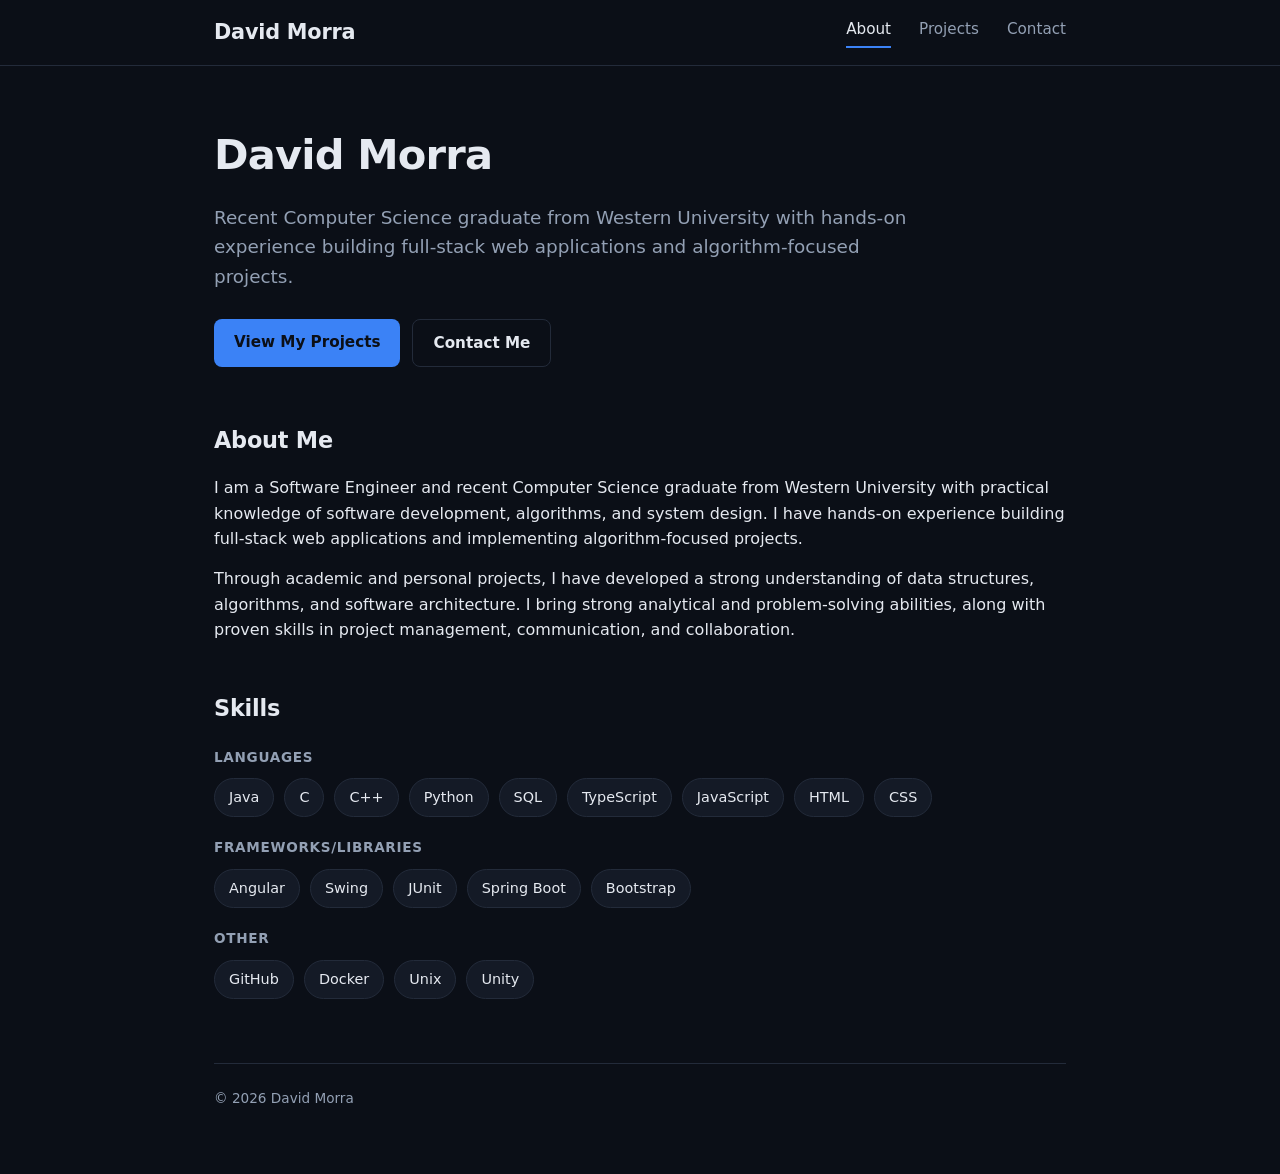
<file: index.html>
<!doctype html>
<html lang="en">
<head>
  <meta charset="utf-8">
  <meta name="viewport" content="width=device-width,initial-scale=1">
  <meta name="description" content="David Morra, Software Engineer and recent Computer Science graduate from Western University.">
  <title>David Morra | Software Engineer</title>
  <link rel="stylesheet" href="styles.css">
</head>
<body>
  <header class="site-header">
    <div class="wrap header-inner">
      <a href="index.html" class="logo">David Morra</a>
      <nav class="site-nav">
        <a href="index.html" class="active">About</a>
        <a href="projects.html">Projects</a>
        <a href="contact.html">Contact</a>
      </nav>
    </div>
  </header>

  <div class="wrap">
    <main>
      <section class="hero">
        <h1>David Morra</h1>
        <p class="lead">Recent Computer Science graduate from Western University with hands-on experience building full-stack web applications and algorithm-focused projects.</p>
        <div class="cta-row">
          <a href="projects.html" class="btn btn-primary">View My Projects</a>
          <a href="contact.html" class="btn btn-secondary">Contact Me</a>
        </div>
      </section>

      <section class="section">
        <h2>About Me</h2>
        <p>I am a Software Engineer and recent Computer Science graduate from Western University with practical knowledge of software development, algorithms, and system design. I have hands-on experience building full-stack web applications and implementing algorithm-focused projects.</p>
        <p>Through academic and personal projects, I have developed a strong understanding of data structures, algorithms, and software architecture. I bring strong analytical and problem-solving abilities, along with proven skills in project management, communication, and collaboration.</p>
      </section>

      <section class="section">
        <h2>Skills</h2>
        <div class="skill-group">
          <h3>Languages</h3>
          <ul class="tag-list">
            <li>Java</li>
            <li>C</li>
            <li>C++</li>
            <li>Python</li>
            <li>SQL</li>
            <li>TypeScript</li>
            <li>JavaScript</li>
            <li>HTML</li>
            <li>CSS</li>
          </ul>
        </div>
        <div class="skill-group">
          <h3>Frameworks/Libraries</h3>
          <ul class="tag-list">
            <li>Angular</li>
            <li>Swing</li>
            <li>JUnit</li>
            <li>Spring Boot</li>
            <li>Bootstrap</li>
          </ul>
        </div>
        <div class="skill-group">
          <h3>Other</h3>
          <ul class="tag-list">
            <li>GitHub</li>
            <li>Docker</li>
            <li>Unix</li>
            <li>Unity</li>
          </ul>
        </div>
      </section>


      <footer>
        <div>© 2026 David Morra</div>
      </footer>
    </main>
  </div>
</body>
</html>
</file>
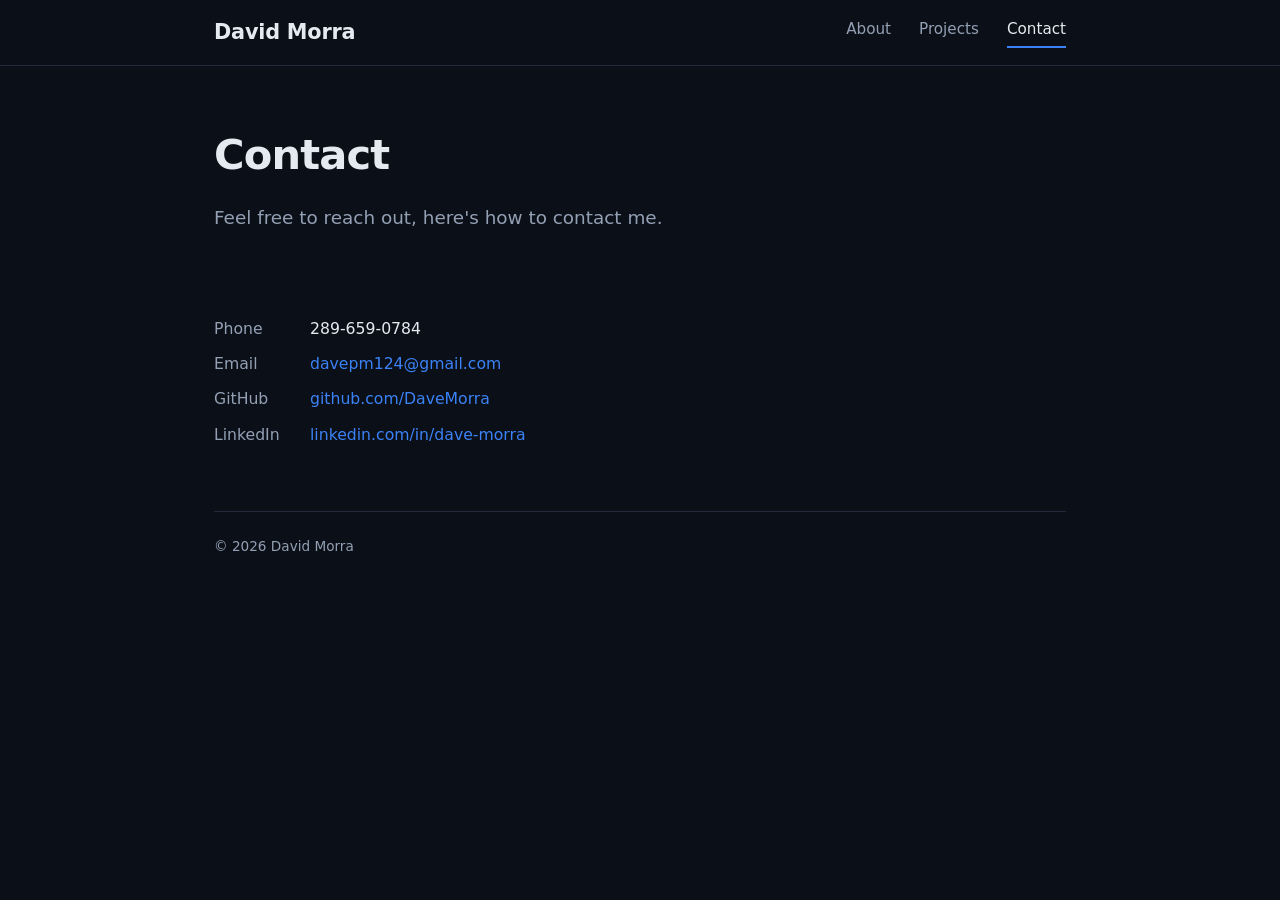
<file: contact.html>
<!doctype html>
<html lang="en">
<head>
  <meta charset="utf-8">
  <meta name="viewport" content="width=device-width,initial-scale=1">
  <meta name="description" content="Contact David Morra, Software Engineer and recent Computer Science graduate from Western University.">
  <title>David Morra | Contact</title>
  <link rel="stylesheet" href="styles.css">
</head>
<body>
  <header class="site-header">
    <div class="wrap header-inner">
      <a href="index.html" class="logo">David Morra</a>
      <nav class="site-nav">
        <a href="index.html">About</a>
        <a href="projects.html">Projects</a>
        <a href="contact.html" class="active">Contact</a>
      </nav>
    </div>
  </header>

  <div class="wrap">
    <main>
      <section class="hero">
        <h1>Contact</h1>
        <p class="lead">Feel free to reach out, here's how to contact me.</p>
      </section>

      <section class="section">
        <ul class="contact-list">
          <li><span class="label">Phone</span><span>289-659-0784</span></li>
          <li><span class="label">Email</span><a href="mailto:davepm124@gmail.com">davepm124@gmail.com</a></li>
          <li><span class="label">GitHub</span><a href="https://github.com/DaveMorra">github.com/DaveMorra</a></li>
          <li><span class="label">LinkedIn</span><a href="https://linkedin.com/in/dave-morra">linkedin.com/in/dave-morra</a></li>
        </ul>
      </section>

      <footer>
        <div>© 2026 David Morra</div>
      </footer>
    </main>
  </div>
</body>
</html>
</file>
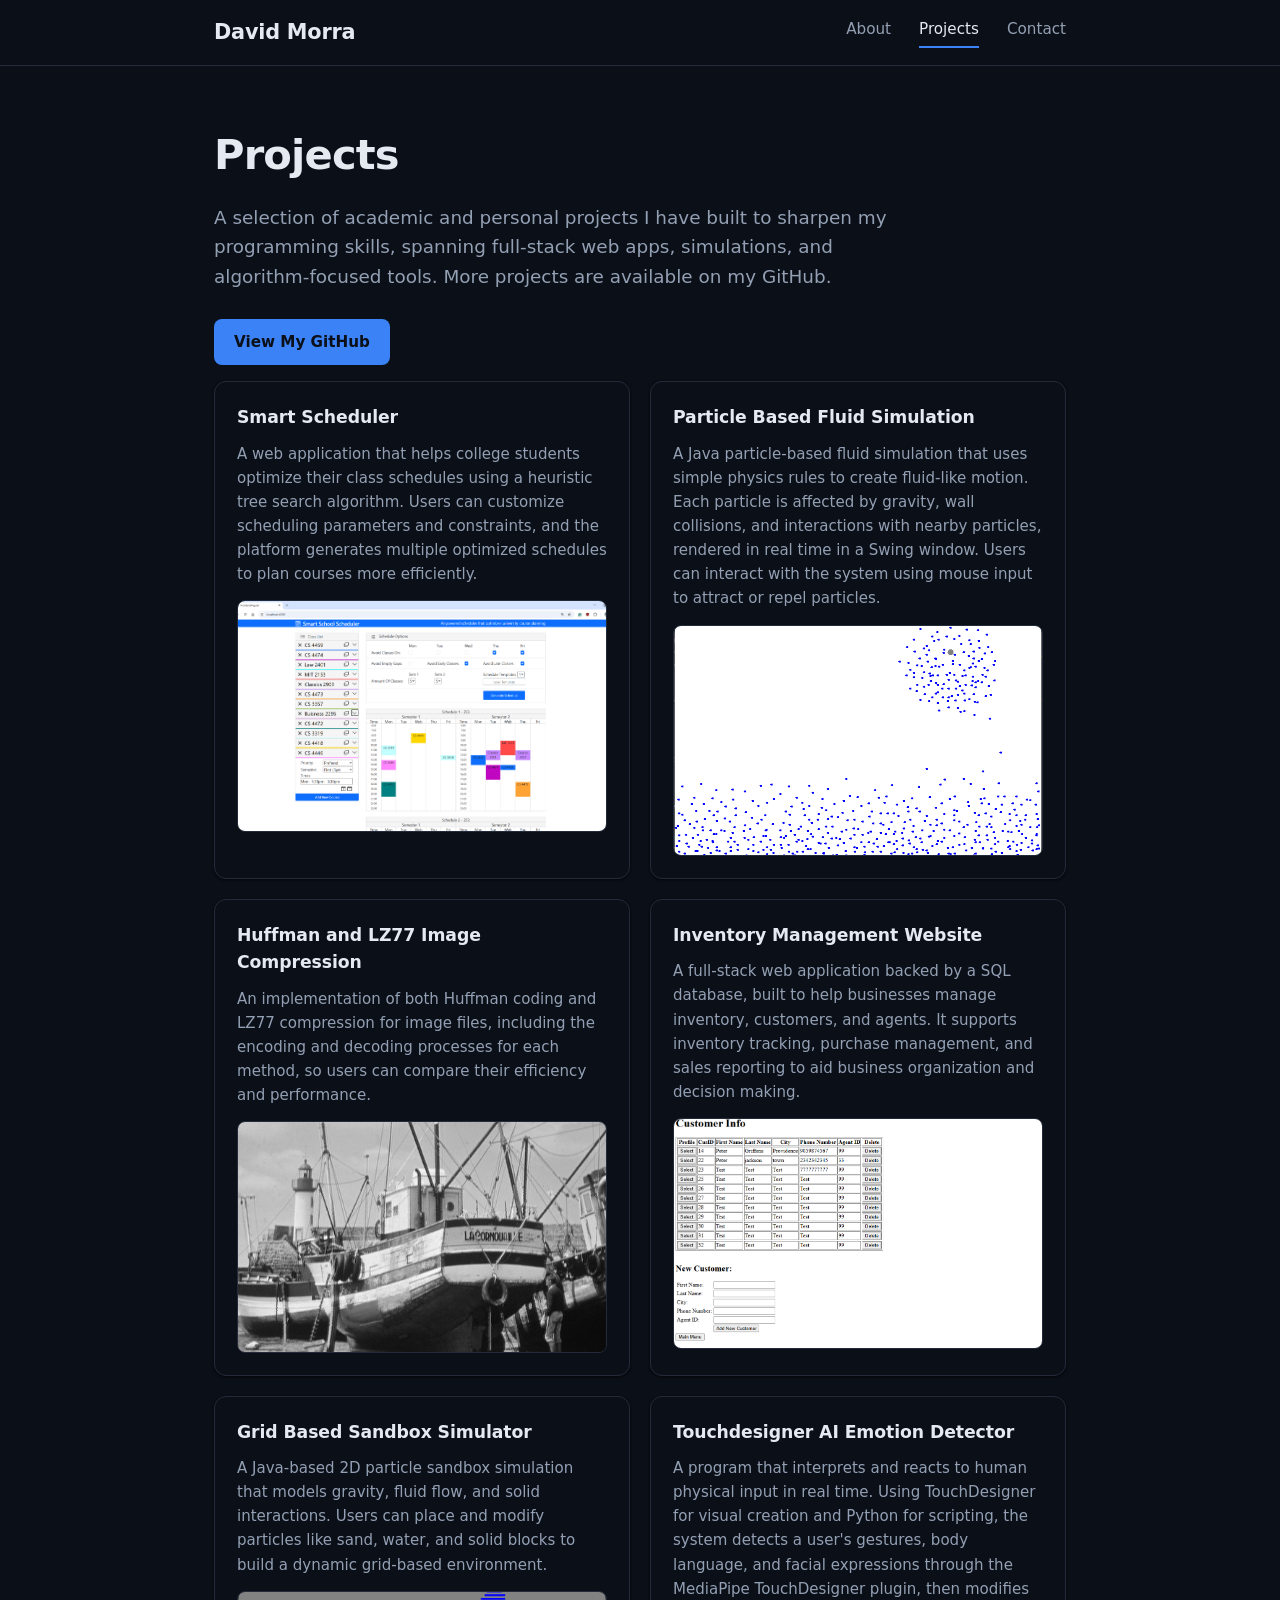
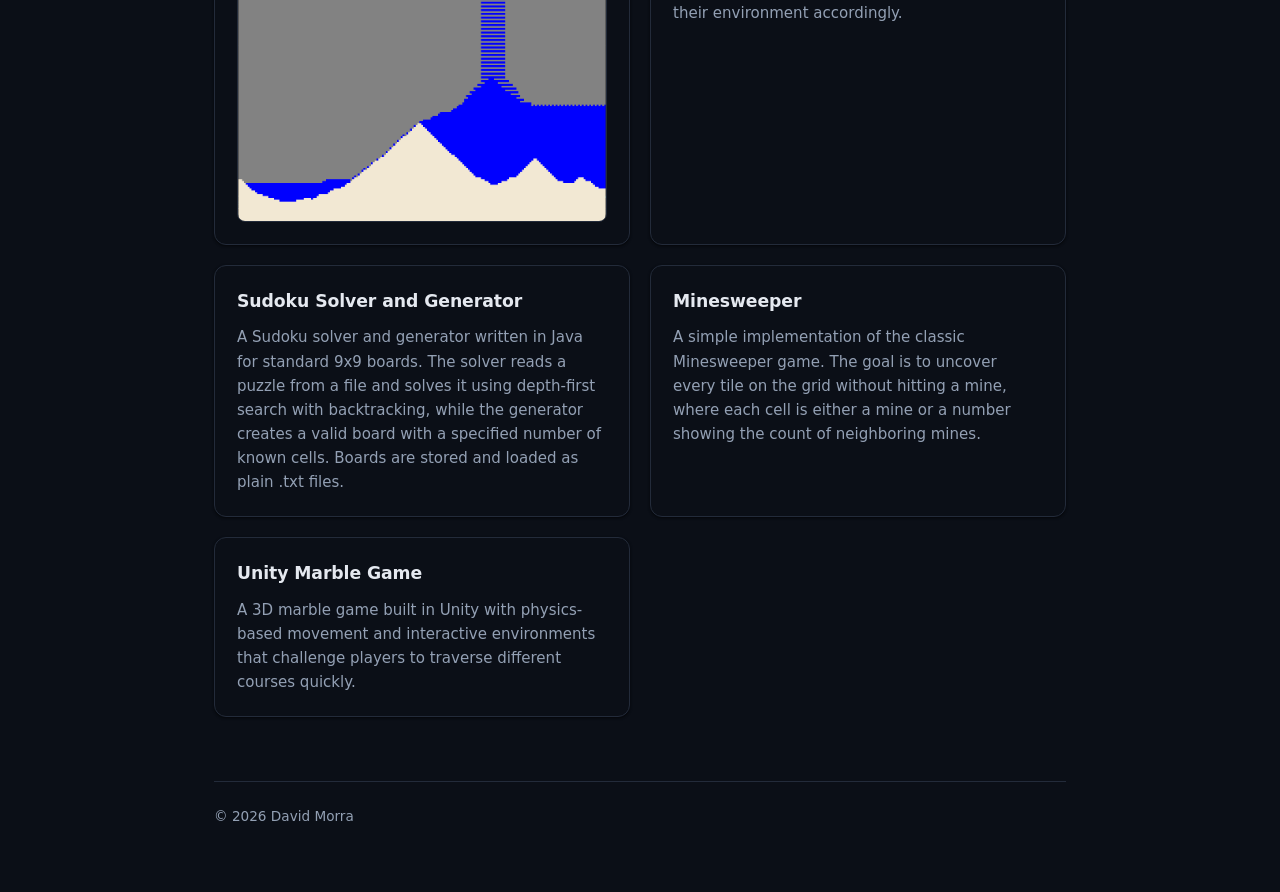
<file: projects.html>
<!doctype html>
<html lang="en">
<head>
  <meta charset="utf-8">
  <meta name="viewport" content="width=device-width,initial-scale=1">
  <meta name="description" content="A selection of academic and personal software projects by David Morra.">
  <title>David Morra | Projects</title>
  <link rel="stylesheet" href="styles.css">
</head>
<body>
  <header class="site-header">
    <div class="wrap header-inner">
      <a href="index.html" class="logo">David Morra</a>
      <nav class="site-nav">
        <a href="index.html">About</a>
        <a href="projects.html" class="active">Projects</a>
        <a href="contact.html">Contact</a>
      </nav>
    </div>
  </header>

  <div class="wrap">
    <main>
      <section class="hero">
        <h1>Projects</h1>
        <p class="lead">A selection of academic and personal projects I have built to sharpen my programming skills, spanning full-stack web apps, simulations, and algorithm-focused tools. More projects are available on my GitHub.</p>
        <div class="cta-row">
          <a href="https://github.com/DaveMorra" class="btn btn-primary">View My GitHub</a>
        </div>
      </section>

      <section class="project-list section">
        <div class="project-card is-static">
          <h3>Smart Scheduler</h3>
          <p>A web application that helps college students optimize their class schedules using a heuristic tree search algorithm. Users can customize scheduling parameters and constraints, and the platform generates multiple optimized schedules to plan courses more efficiently.</p>
          <img class="project-card-image" src="images/sss3.png" alt="Smart Scheduler screenshot">
        </div>

        <a href="https://github.com/DaveMorra/Particle-Based-Fluid-Simulation" target="_blank" class="project-card-link">
          <article class="project-card">
            <h3>Particle Based Fluid Simulation</h3>
            <p>A Java particle-based fluid simulation that uses simple physics rules to create fluid-like motion. Each particle is affected by gravity, wall collisions, and interactions with nearby particles, rendered in real time in a Swing window. Users can interact with the system using mouse input to attract or repel particles.</p>
            <img class="project-card-image" src="images/pbfs1.png" alt="Particle Based Fluid Simulation screenshot">
          </article>
        </a>

        <a href="https://github.com/DaveMorra/Huffman-And-Iz77-Image-Compression" target="_blank" class="project-card-link">
          <article class="project-card">
            <h3>Huffman and LZ77 Image Compression</h3>
            <p>An implementation of both Huffman coding and LZ77 compression for image files, including the encoding and decoding processes for each method, so users can compare their efficiency and performance.</p>
            <img class="project-card-image" src="images/ca1.png" alt="Image compression screenshot">
          </article>
        </a>

        <div class="project-card is-static">
          <h3>Inventory Management Website</h3>
          <p>A full-stack web application backed by a SQL database, built to help businesses manage inventory, customers, and agents. It supports inventory tracking, purchase management, and sales reporting to aid business organization and decision making.</p>
          <img class="project-card-image" src="images/sd2.png" alt="Inventory Management screenshot">
        </div>

        <a href="https://github.com/DaveMorra/Grid-Based-Sandbox-Simulator" target="_blank" class="project-card-link">
          <article class="project-card">
            <h3>Grid Based Sandbox Simulator</h3>
            <p>A Java-based 2D particle sandbox simulation that models gravity, fluid flow, and solid interactions. Users can place and modify particles like sand, water, and solid blocks to build a dynamic grid-based environment.</p>
            <img class="project-card-image" src="images/sps1.png" alt="Grid Based Sandbox Simulator screenshot">
          </article>
        </a>

        <a href="https://github.com/DaveMorra/Touchdesigner-AI-Emotion-Detector" target="_blank" class="project-card-link">
          <article class="project-card">
            <h3>Touchdesigner AI Emotion Detector</h3>
            <p>A program that interprets and reacts to human physical input in real time. Using TouchDesigner for visual creation and Python for scripting, the system detects a user's gestures, body language, and facial expressions through the MediaPipe TouchDesigner plugin, then modifies their environment accordingly.</p>
          </article>
        </a>

        <a href="https://github.com/DaveMorra/Sudoku-Solver-And-Generator" target="_blank" class="project-card-link">
          <article class="project-card">
            <h3>Sudoku Solver and Generator</h3>
            <p>A Sudoku solver and generator written in Java for standard 9x9 boards. The solver reads a puzzle from a file and solves it using depth-first search with backtracking, while the generator creates a valid board with a specified number of known cells. Boards are stored and loaded as plain .txt files.</p>
          </article>
        </a>

        <a href="https://github.com/DaveMorra/Minesweeper" target="_blank" class="project-card-link">
          <article class="project-card">
            <h3>Minesweeper</h3>
            <p>A simple implementation of the classic Minesweeper game. The goal is to uncover every tile on the grid without hitting a mine, where each cell is either a mine or a number showing the count of neighboring mines.</p>
          </article>
        </a>

        <a href="https://www.youtube.com/watch?v=tYbfSUVoG9Q" target="_blank" class="project-card-link">
          <article class="project-card">
            <h3>Unity Marble Game</h3>
            <p>A 3D marble game built in Unity with physics-based movement and interactive environments that challenge players to traverse different courses quickly.</p>
          </article>
        </a>
      </section>

      <footer>
        <div>© 2026 David Morra</div>
      </footer>
    </main>
  </div>
</body>
</html>
</file>
<file: styles.css>
:root{
  --bg:#0b0f17;
  --bg-alt:#141a26;
  --text:#e5e9f0;
  --muted:#93a0b4;
  --accent:#3b82f6;
  --accent-dark:#60a5fa;
  --accent-contrast:#0b0f17;
  --border:#232b3a;
  --shadow:0 1px 3px rgba(0,0,0,.35),0 1px 2px rgba(0,0,0,.3);
  --shadow-hover:0 10px 24px rgba(0,0,0,.45),0 2px 6px rgba(0,0,0,.35);
  color-scheme:dark;
}
*{box-sizing:border-box}
html{min-height:100%}
body{
  min-height:100vh;
  margin:0;
  font-family:Inter,"Segoe UI",Roboto,system-ui,-apple-system,Arial,sans-serif;
  background:var(--bg);
  color:var(--text);
  line-height:1.6;
}
a{color:var(--accent)}
.wrap{max-width:900px;margin:0 auto;padding:0 24px}

/* Header */
.site-header{border-bottom:1px solid var(--border);background:var(--bg)}
.header-inner{display:flex;align-items:center;justify-content:space-between;gap:1rem;padding-block:16px}
.logo{font-weight:700;font-size:1.3rem;color:var(--text);text-decoration:none;letter-spacing:-.01em}
.site-nav{display:flex;gap:28px}
.site-nav a{color:var(--muted);text-decoration:none;font-weight:500;font-size:.95rem;padding-bottom:4px;border-bottom:2px solid transparent;transition:color .15s ease,border-color .15s ease}
.site-nav a:hover{color:var(--text)}
.site-nav a.active{color:var(--text);border-bottom-color:var(--accent)}

main{padding:56px 0 40px}

/* Hero */
.hero{padding-bottom:8px}
.eyebrow{margin:0 0 8px;color:var(--accent);font-weight:600;font-size:.9rem;text-transform:uppercase;letter-spacing:.06em}
.hero h1{margin:0 0 14px;font-size:2.6rem;font-weight:700;letter-spacing:-.02em}
.hero .lead{margin:0 0 28px;color:var(--muted);font-size:1.15rem;max-width:60ch}

/* Buttons */
.cta-row{display:flex;gap:12px;flex-wrap:wrap}
.btn{display:inline-block;padding:11px 20px;border-radius:8px;font-weight:600;font-size:.95rem;text-decoration:none;transition:background .15s ease,border-color .15s ease,color .15s ease}
.btn-primary{background:var(--accent);color:var(--accent-contrast)}
.btn-primary:hover{background:var(--accent-dark)}
.btn-secondary{background:transparent;color:var(--text);border:1px solid var(--border)}
.btn-secondary:hover{border-color:var(--accent);color:var(--accent)}

/* Sections */
.section{margin-top:48px}
.section h2{margin:0 0 16px;font-size:1.4rem;font-weight:700;letter-spacing:-.01em}
.section p{margin:0 0 14px;color:var(--text)}
.section p:last-child{margin-bottom:0}

/* Skills tags */
.skill-group{margin-top:20px}
.skill-group:first-child{margin-top:0}
.skill-group h3{margin:0 0 10px;font-size:.85rem;font-weight:600;color:var(--muted);text-transform:uppercase;letter-spacing:.05em}
.tag-list{list-style:none;display:flex;flex-wrap:wrap;gap:10px;margin:0;padding:0}
.tag-list li{background:var(--bg-alt);border:1px solid var(--border);color:var(--text);padding:7px 14px;border-radius:999px;font-size:.9rem;font-weight:500}

/* Contact list */
.contact-list{list-style:none;margin:0;padding:0;display:flex;flex-direction:column;gap:10px}
.contact-list li{display:flex;gap:8px;font-size:.98rem}
.contact-list .label{color:var(--muted);min-width:88px}
.contact-list a{text-decoration:none;font-weight:500}
.contact-list a:hover{text-decoration:underline}

/* Projects intro */
.page-intro{margin:0 0 16px;color:var(--muted);max-width:65ch}

/* Project grid */
.project-list{display:grid;grid-template-columns:repeat(auto-fill,minmax(320px,1fr));gap:20px;margin-top:8px}
.project-card-link{text-decoration:none;color:inherit;display:block}
.project-card{background:var(--bg);border:1px solid var(--border);border-radius:12px;padding:22px;box-shadow:var(--shadow);height:100%;transition:box-shadow .15s ease,transform .15s ease,border-color .15s ease}
.project-card-link:hover .project-card{box-shadow:var(--shadow-hover);transform:translateY(-2px);border-color:#324158}
.project-card.is-static{cursor:default}
.project-card h3{margin:0 0 10px;font-size:1.08rem;font-weight:700;letter-spacing:-.005em}
.project-card p{margin:0;color:var(--muted);font-size:.94rem}
.project-card-image{display:block;width:100%;aspect-ratio:16/10;object-fit:cover;margin-top:14px;border-radius:8px;border:1px solid var(--border)}

footer{margin-top:64px;padding:24px 0;border-top:1px solid var(--border);color:var(--muted);font-size:.85rem}

@media (max-width:768px){
  .wrap{padding:0 20px}
  .hero h1{font-size:2.1rem}
  .hero .lead{font-size:1.05rem}
  .header-inner{padding-block:12px}
  .logo{font-size:1.1rem}
  .site-nav{gap:16px}
  .site-nav a{font-size:.88rem}
  main{padding:36px 0 32px}
  .section{margin-top:36px}
  .project-list{grid-template-columns:1fr}
}

@media (max-width:360px){
  .logo{font-size:1rem}
  .site-nav{gap:10px}
  .site-nav a{font-size:.82rem}
}
</file>
